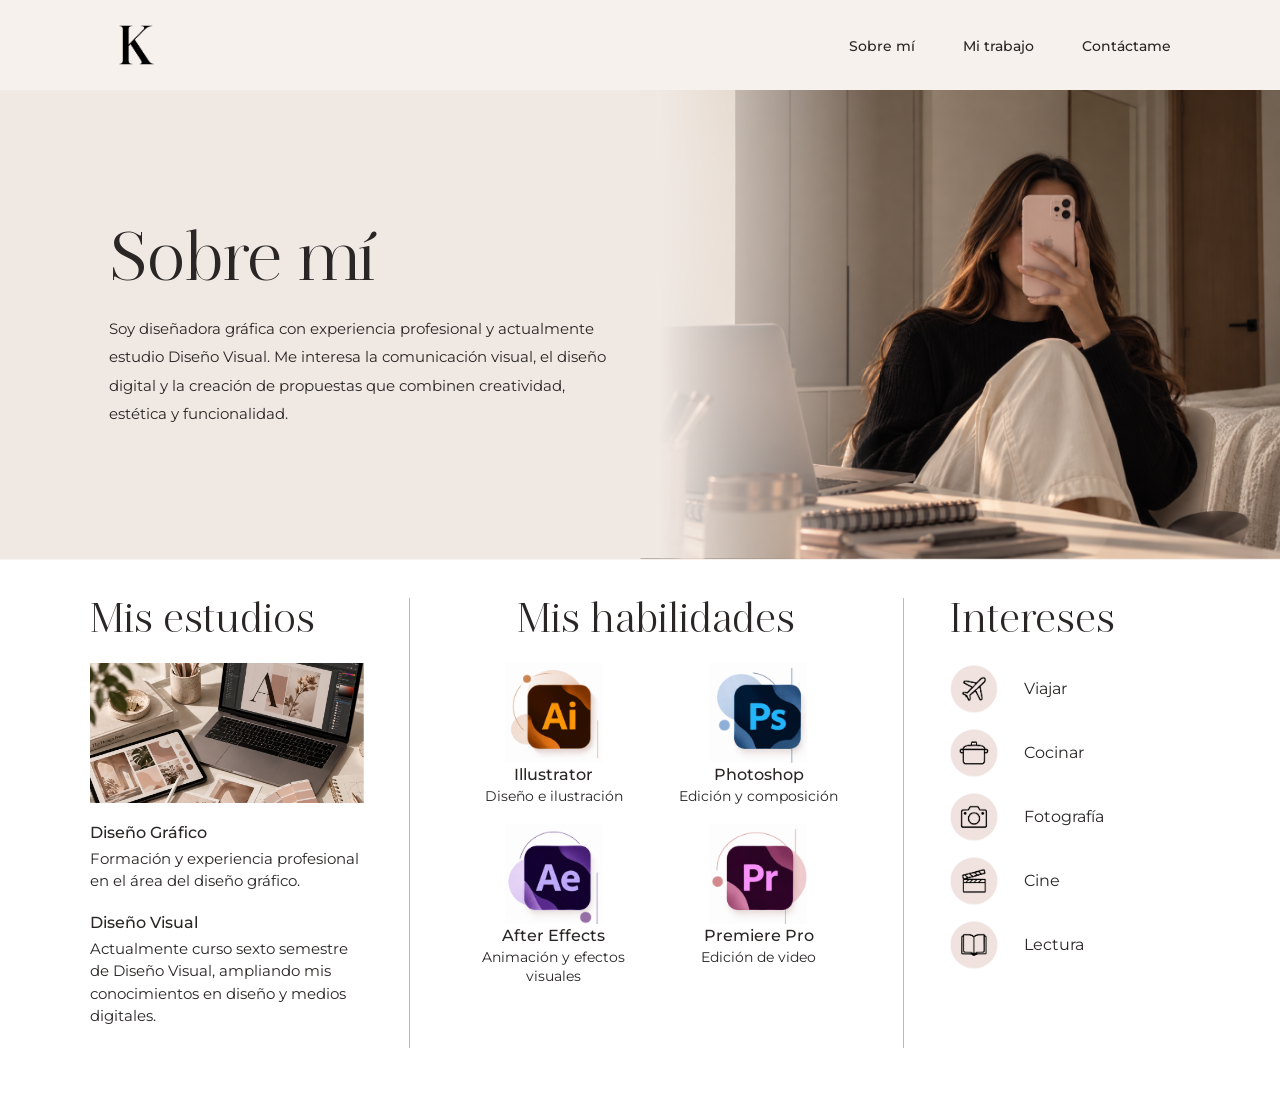
<file: index.html>
<!DOCTYPE html>
<html lang="es">
<head>
    <meta charset="UTF-8">
    <meta name="viewport" content="width=device-width, initial-scale=1.0">
    <title>Sobre mí</title>

    <link rel="preconnect" href="https://fonts.googleapis.com">
    <link rel="preconnect" href="https://fonts.gstatic.com" crossorigin>
    <link href="https://fonts.googleapis.com/css2?family=Montserrat:wght@400;500;600&display=swap" rel="stylesheet">

    <link rel="stylesheet" href="./Estilos.css">
</head>

<body>

    <nav>
        <a href="./index.html">
            <img src="./Imagenes/Logo.png" alt="Logo" class="logo">
        </a>

        <ul>
            <li><a href="./index.html">Sobre mí</a></li>
            <li><a href="./Mi-trabajo.html">Mi trabajo</a></li>
            <li><a href="./Contactame.html">Contáctame</a></li>
        </ul>
    </nav>

    <section class="hero">
        <div class="hero-text">
            <h1>Sobre mí</h1>
            <p>
                Soy diseñadora gráfica con experiencia profesional y actualmente
                estudio Diseño Visual. Me interesa la comunicación visual, el diseño
                digital y la creación de propuestas que combinen creatividad,
                estética y funcionalidad.
            </p>
        </div>
    </section>

    <section class="informacion">

        <div class="bloque estudios">
            <h2>Mis estudios</h2>

            <img src="./Imagenes/Estudios.png" alt="Mis estudios" class="estudios-img">

            <div class="texto-estudios">
                <h3>Diseño Gráfico</h3>
                <p>Formación y experiencia profesional en el área del diseño gráfico.</p>

                <h3>Diseño Visual</h3>
                <p>
                    Actualmente curso sexto semestre de Diseño Visual, ampliando mis
                    conocimientos en diseño y medios digitales.
                </p>
            </div>
        </div>

        <div class="bloque habilidades">
            <h2>Mis habilidades</h2>

            <div class="habilidades-grid">

                <div class="habilidad">
                    <img src="./Imagenes/Ai.png" alt="Illustrator">
                    <h3>Illustrator</h3>
                    <p>Diseño e ilustración</p>
                </div>

                <div class="habilidad">
                    <img src="./Imagenes/Ps.png" alt="Photoshop">
                    <h3>Photoshop</h3>
                    <p>Edición y composición</p>
                </div>

                <div class="habilidad">
                    <img src="./Imagenes/Ae.png" alt="After Effects">
                    <h3>After Effects</h3>
                    <p>Animación y efectos visuales</p>
                </div>

                <div class="habilidad">
                    <img src="./Imagenes/Pr.png" alt="Premiere Pro">
                    <h3>Premiere Pro</h3>
                    <p>Edición de video</p>
                </div>

            </div>
        </div>

        <div class="bloque intereses">
            <h2>Intereses</h2>

            <div class="lista-intereses">

                <div class="interes">
                    <img src="./Imagenes/Viajar.png" alt="Viajar">
                    <span>Viajar</span>
                </div>

                <div class="interes">
                    <img src="./Imagenes/Cocinar.png" alt="Cocinar">
                    <span>Cocinar</span>
                </div>

                <div class="interes">
                    <img src="./Imagenes/Fotografia.png" alt="Fotografía">
                    <span>Fotografía</span>
                </div>

                <div class="interes">
                    <img src="./Imagenes/Cine.png" alt="Cine">
                    <span>Cine</span>
                </div>

                <div class="interes">
                    <img src="./Imagenes/Lectura.png" alt="Lectura">
                    <span>Lectura</span>
                </div>

            </div>
        </div>

    </section>

</body>
</html>
</file>
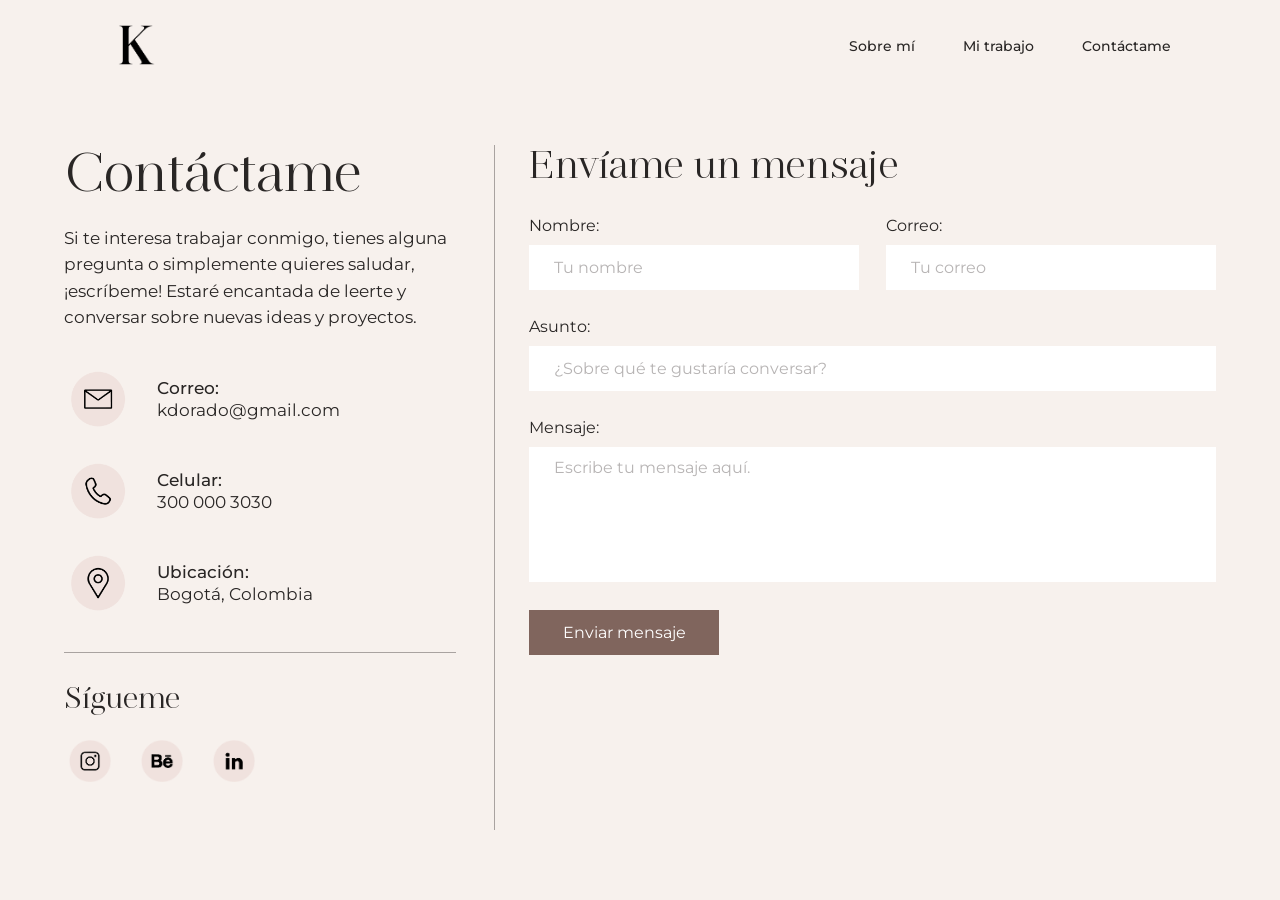
<file: Contactame.html>
<!DOCTYPE html>
<html lang="es">
<head>
    <meta charset="UTF-8">
    <meta name="viewport" content="width=device-width, initial-scale=1.0">
    <title>Contáctame</title>

    <link rel="preconnect" href="https://fonts.googleapis.com">
    <link rel="preconnect" href="https://fonts.gstatic.com" crossorigin>
    <link href="https://fonts.googleapis.com/css2?family=Montserrat:wght@400;500;600&display=swap" rel="stylesheet">

    <link rel="stylesheet" href="./Estilos.css">
</head>

<body>

    <nav>
        <a href="./index.html">
            <img src="./Imagenes/Logo.png" alt="Logo" class="logo">
        </a>

        <ul>
            <li><a href="./index.html">Sobre mí</a></li>
            <li><a href="./Mi-trabajo.html">Mi trabajo</a></li>
            <li><a href="./Contactame.html">Contáctame</a></li>
        </ul>
    </nav>

    <main class="contacto">

        <section class="contacto-info">
            <h1>Contáctame</h1>

            <p class="contacto-intro">
                Si te interesa trabajar conmigo, tienes alguna pregunta o simplemente quieres
                saludar, ¡escríbeme! Estaré encantada de leerte y conversar sobre nuevas ideas
                y proyectos.
            </p>

            <div class="dato-contacto">
                <img src="./Imagenes/Correo.png" alt="Correo">
                <div>
                    <strong>Correo:</strong>
                    <span>kdorado@gmail.com</span>
                </div>
            </div>

            <div class="dato-contacto">
                <img src="./Imagenes/Celular.png" alt="Celular">
                <div>
                    <strong>Celular:</strong>
                    <span>300 000 3030</span>
                </div>
            </div>

            <div class="dato-contacto">
                <img src="./Imagenes/Ubicacion.png" alt="Ubicacion">
                <div>
                    <strong>Ubicación:</strong>
                    <span>Bogotá, Colombia</span>
                </div>
            </div>

            <div class="linea-contacto"></div>

            <h2>Sígueme</h2>

            <div class="redes">
                <a href="#">
                    <img src="./Imagenes/Instagram.png" alt="Instagram">
                </a>

                <a href="#">
                    <img src="./Imagenes/Behance.png" alt="Behance">
                </a>

                <a href="#">
                    <img src="./Imagenes/Linkedin.png" alt="LinkedIn">
                </a>
            </div>
        </section>

        <section class="formulario-contacto">

            <h2>Envíame un mensaje</h2>

            <form>
                <div class="campo nombre">
                    <label for="nombre">Nombre:</label>
                    <input type="text" id="nombre" name="nombre" placeholder="Tu nombre">
                </div>

                <div class="campo correo">
                    <label for="correo">Correo:</label>
                    <input type="email" id="correo" name="correo" placeholder="Tu correo">
                </div>

                <div class="campo asunto">
                    <label for="asunto">Asunto:</label>
                    <input type="text" id="asunto" name="asunto" placeholder="¿Sobre qué te gustaría conversar?">
                </div>

                <div class="campo mensaje">
                    <label for="mensaje">Mensaje:</label>
                    <textarea id="mensaje" name="mensaje" placeholder="Escribe tu mensaje aquí."></textarea>
                </div>

                <button type="submit">Enviar mensaje</button>
            </form>

        </section>

    </main>

</body>
</html>
</file>
<file: Estilos.css>
@font-face {
    font-family: 'Jules Big Book';
    src: url('./Fuentes/JulesBig-Book.ttf') format('truetype');
    font-weight: normal;
    font-style: normal;
}

* {
    margin: 0;
    padding: 0;
    box-sizing: border-box;
}

body {
    background-color: #ffffff;
    color: #292625;
    font-family: 'Montserrat', sans-serif;
}

nav {
    height: 90px;
    background-color: #f7f1ed;
    display: flex;
    align-items: center;
    justify-content: space-between;
    padding: 0 8.5%;
}

.logo {
    width: 55px;
    display: block;
}

nav ul {
    display: flex;
    list-style: none;
    gap: 48px;
}

nav ul li a {
    text-decoration: none;
    color: #292625;
    font-family: 'Montserrat', sans-serif;
    font-size: 14px;
    font-weight: 500;
}

nav ul li a:hover {
    color: #8c7770;
}

.hero {
    height: 470px;
    background-image: url('./Imagenes/Banner-1.png');
    background-size: cover;
    background-position: center;
    display: flex;
    align-items: center;
}

.hero-text {
    width: 52%;
    padding-left: 8.5%;
    padding-right: 4%;
}

.hero-text h1 {
    font-family: 'Jules Big Book', sans-serif;
    font-size: 68px;
    font-weight: normal;
    line-height: 1;
    margin-bottom: 25px;
}

.hero-text p {
    max-width: 540px;
    font-family: 'Montserrat', sans-serif;
    font-size: 15px;
    line-height: 1.9;
}

.informacion {
    width: 100%;
    background-color: #ffffff;
    padding: 38px 7% 45px;
    display: grid;
    grid-template-columns: 1fr 1.55fr 0.9fr;
}

.bloque {
    padding: 0 45px;
}

.bloque:first-child {
    padding-left: 0;
}

.bloque:last-child {
    padding-right: 0;
}

.bloque + .bloque {
    border-left: 1px solid #bcb8b6;
}

.bloque h2 {
    font-family: 'Jules Big Book', sans-serif;
    font-size: 40px;
    font-weight: normal;
    line-height: 1;
    margin-bottom: 25px;
}

.estudios-img {
    width: 100%;
    max-width: 330px;
    height: 140px;
    object-fit: cover;
    display: block;
    margin-bottom: 20px;
}

.texto-estudios h3 {
    font-family: 'Montserrat', sans-serif;
    font-size: 16px;
    font-weight: 500;
    line-height: 1.3;
    margin-bottom: 4px;
}

.texto-estudios p {
    font-family: 'Montserrat', sans-serif;
    font-size: 15px;
    line-height: 1.5;
    margin-bottom: 20px;
    max-width: 320px;
}

.habilidades {
    text-align: center;
}

.habilidades h2 {
    text-align: center;
}

.habilidades-grid {
    display: grid;
    grid-template-columns: repeat(2, 170px);
    justify-content: center;
    align-items: start;
    column-gap: 35px;
    row-gap: 18px;
}

.habilidad {
    text-align: center;
}

.habilidad img {
    width: 100px;
    height: 100px;
    object-fit: contain;
    display: block;
    margin: 0 auto 2px;
}

.habilidad h3 {
    font-family: 'Montserrat', sans-serif;
    font-size: 16px;
    font-weight: 500;
    line-height: 1.25;
    margin-bottom: 2px;
}

.habilidad p {
    font-family: 'Montserrat', sans-serif;
    font-size: 14px;
    line-height: 1.35;
}

.lista-intereses {
    display: flex;
    flex-direction: column;
    gap: 12px;
}

.interes {
    display: flex;
    align-items: center;
    gap: 25px;
    min-height: 52px;
}

.interes img {
    width: 50px;
    height: 50px;
    object-fit: contain;
}

.interes span {
    font-family: 'Montserrat', sans-serif;
    font-size: 16px;
    line-height: 1.3;
}

.trabajo-hero {
    height: 470px;
    background-image: url('./Imagenes/Banner-2.png');
    background-size: cover;
    background-position: center;
    display: flex;
    align-items: center;
}

.trabajo-hero-text {
    width: 52%;
    padding-left: 8.5%;
    padding-right: 4%;
}

.trabajo-hero-text h1 {
    font-family: 'Jules Big Book', sans-serif;
    font-size: 68px;
    font-weight: normal;
    line-height: 1;
    margin-bottom: 25px;
}

.trabajo-hero-text p {
    max-width: 540px;
    font-family: 'Montserrat', sans-serif;
    font-size: 15px;
    line-height: 1.9;
}

.galeria-seccion {
    padding: 55px 8.5% 45px;
    background-color: #ffffff;
}

.galeria-seccion h2,
.videos-seccion h2 {
    font-family: 'Jules Big Book', sans-serif;
    font-size: 40px;
    font-weight: normal;
    line-height: 1;
    margin-bottom: 30px;
}

.galeria-grid {
    display: grid;
    grid-template-columns: repeat(4, 1fr);
    gap: 20px;
}

.galeria-grid img {
    width: 100%;
    height: 170px;
    object-fit: cover;
    display: block;
    cursor: pointer;
}

.visor {
    display: none;
    position: fixed;
    inset: 0;
    background-color: rgba(41, 38, 37, 0.9);
    align-items: center;
    justify-content: center;
    z-index: 10;
}

.visor img {
    max-width: 75%;
    max-height: 80vh;
    object-fit: contain;
}

.cerrar {
    position: absolute;
    top: 25px;
    right: 40px;
    color: #ffffff;
    font-family: 'Montserrat', sans-serif;
    font-size: 40px;
    font-weight: 400;
    cursor: pointer;
}

.anterior,
.siguiente {
    position: absolute;
    top: 50%;
    transform: translateY(-50%);
    background: none;
    border: none;
    color: #ffffff;
    font-size: 55px;
    cursor: pointer;
}

.anterior {
    left: 40px;
}

.siguiente {
    right: 40px;
}

.videos-seccion {
    padding: 0 8.5% 60px;
    background-color: #ffffff;
}

.videos-grid {
    display: grid;
    grid-template-columns: repeat(4, 1fr);
    gap: 20px;
}

.videos-grid video {
    width: 100%;
    height: 230px;
    object-fit: cover;
    display: block;
}

.contacto {
    width: 100%;
    min-height: calc(100vh - 90px);
    display: grid;
    grid-template-columns: 430px 1fr;
    background-color: #f7f1ed;
    padding: 55px 5% 70px;
}

.contacto-info {
    padding-right: 38px;
}

.contacto-info h1 {
    font-family: 'Jules Big Book', sans-serif;
    font-size: 55px;
    font-weight: normal;
    line-height: 1;
    margin-bottom: 25px;
}

.contacto-intro {
    max-width: 430px;
    font-family: 'Montserrat', sans-serif;
    font-size: 17px;
    line-height: 1.55;
    margin-bottom: 35px;
}

.dato-contacto {
    display: flex;
    align-items: center;
    gap: 25px;
    margin-bottom: 24px;
}

.dato-contacto img {
    width: 68px;
    height: 68px;
    object-fit: contain;
    flex-shrink: 0;
}

.dato-contacto div {
    display: flex;
    flex-direction: column;
    gap: 2px;
}

.dato-contacto strong {
    font-family: 'Montserrat', sans-serif;
    font-size: 17px;
    font-weight: 500;
}

.dato-contacto span {
    font-family: 'Montserrat', sans-serif;
    font-size: 17px;
}

.linea-contacto {
    width: 100%;
    height: 1px;
    background-color: #a9a3a0;
    margin: 35px 0 30px;
}

.contacto-info h2 {
    font-family: 'Jules Big Book', sans-serif;
    font-size: 30px;
    font-weight: normal;
    line-height: 1;
    margin-bottom: 22px;
}

.redes {
    display: flex;
    align-items: center;
    gap: 20px;
}

.redes img {
    width: 52px;
    height: 52px;
    object-fit: contain;
    display: block;
}

.formulario-contacto {
    border-left: 1px solid #a9a3a0;
    padding-left: 34px;
}

.formulario-contacto h2 {
    font-family: 'Jules Big Book', sans-serif;
    font-size: 39px;
    font-weight: normal;
    line-height: 1;
    margin-bottom: 32px;
}

.formulario-contacto form {
    display: grid;
    grid-template-columns: 1fr 1fr;
    column-gap: 27px;
    row-gap: 0;
}

.campo {
    display: flex;
    flex-direction: column;
}

.campo label {
    font-family: 'Montserrat', sans-serif;
    font-size: 16px;
    margin-bottom: 10px;
}

.campo input,
.campo textarea {
    width: 100%;
    border: none;
    background-color: #ffffff;
    padding: 11px 25px;
    font-family: 'Montserrat', sans-serif;
    font-size: 16px;
    color: #292625;
    outline: none;
}

.campo input {
    height: 45px;
}

.campo textarea {
    min-height: 135px;
    resize: none;
}

.campo input::placeholder,
.campo textarea::placeholder {
    color: #b7b4b4;
    opacity: 1;
}

.campo.nombre {
    grid-column: 1;
}

.campo.correo {
    grid-column: 2;
}

.campo.asunto,
.campo.mensaje {
    grid-column: 1 / 3;
}

.campo.nombre,
.campo.correo {
    margin-bottom: 27px;
}

.campo.asunto {
    margin-bottom: 27px;
}

.campo.mensaje {
    margin-bottom: 28px;
}

.formulario-contacto button {
    grid-column: 1;
    width: 190px;
    height: 45px;
    border: none;
    background-color: #80655d;
    color: #ffffff;
    font-family: 'Montserrat', sans-serif;
    font-size: 16px;
    cursor: pointer;
}

.formulario-contacto button:hover {
    background-color: #6f5750;
}

@media (max-width: 1000px) {
    nav {
        padding: 0 5%;
    }

    .hero-text,
    .trabajo-hero-text {
        width: 60%;
        padding-left: 6%;
    }

    .informacion {
        grid-template-columns: 1fr;
        gap: 45px;
        padding: 40px 6%;
    }

    .bloque {
        padding: 0 20px;
    }

    .bloque:first-child {
        padding-left: 20px;
    }

    .bloque:last-child {
        padding-right: 20px;
    }

    .bloque + .bloque {
        border-left: none;
        border-top: 1px solid #bcb8b6;
        padding-top: 40px;
    }

    .habilidades-grid {
        justify-content: center;
    }

    .galeria-grid {
        grid-template-columns: repeat(2, 1fr);
    }

    .videos-grid {
        grid-template-columns: repeat(2, 1fr);
    }

    .contacto {
        grid-template-columns: 1fr;
        gap: 50px;
        padding: 50px 7%;
    }

    .contacto-info {
        padding-right: 0;
    }

    .formulario-contacto {
        border-left: none;
        border-top: 1px solid #bcb8b6;
        padding-left: 0;
        padding-top: 50px;
    }

    .formulario-contacto form {
        grid-template-columns: 1fr;
    }

    .campo.nombre,
    .campo.correo,
    .campo.asunto,
    .campo.mensaje {
        grid-column: 1;
    }
}

@media (max-width: 700px) {
    nav {
        height: auto;
        padding: 20px 5%;
        flex-direction: column;
        gap: 20px;
    }

    nav ul {
        gap: 20px;
    }

    .hero,
    .trabajo-hero {
        height: 500px;
    }

    .hero-text,
    .trabajo-hero-text {
        width: 75%;
        padding-left: 7%;
    }

    .hero-text h1,
    .trabajo-hero-text h1 {
        font-size: 52px;
    }

    .hero-text p,
    .trabajo-hero-text p {
        font-size: 14px;
    }

    .habilidades-grid {
        grid-template-columns: repeat(2, 150px);
        column-gap: 20px;
    }

    .galeria-grid,
    .videos-grid {
        grid-template-columns: 1fr;
    }

    .galeria-grid img {
        height: 220px;
    }

    .contacto-info h1 {
        font-size: 48px;
    }

    .contacto-info h2,
    .formulario-contacto h2 {
        font-size: 34px;
    }

    .contacto-intro {
        font-size: 16px;
    }

    .dato-contacto img {
        width: 60px;
        height: 60px;
    }

    .dato-contacto strong,
    .dato-contacto span {
        font-size: 16px;
    }
}
</file>
